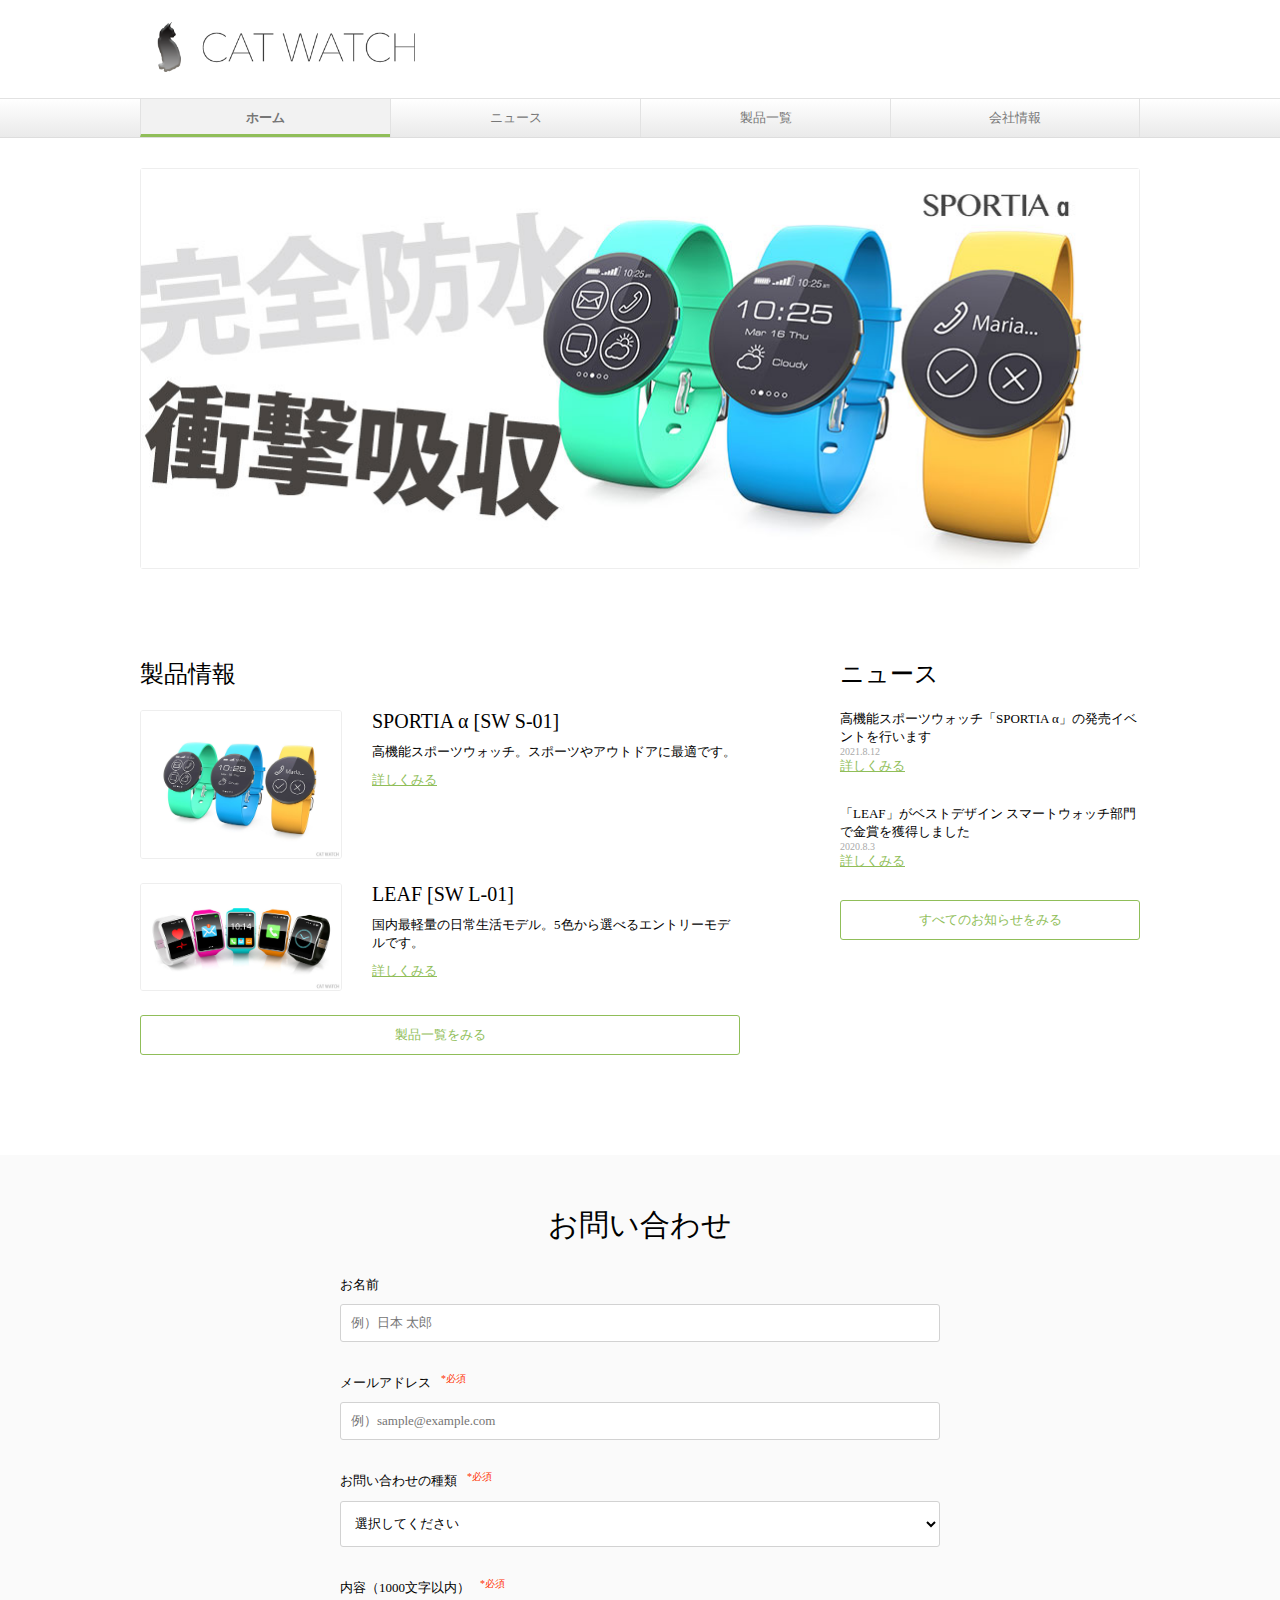
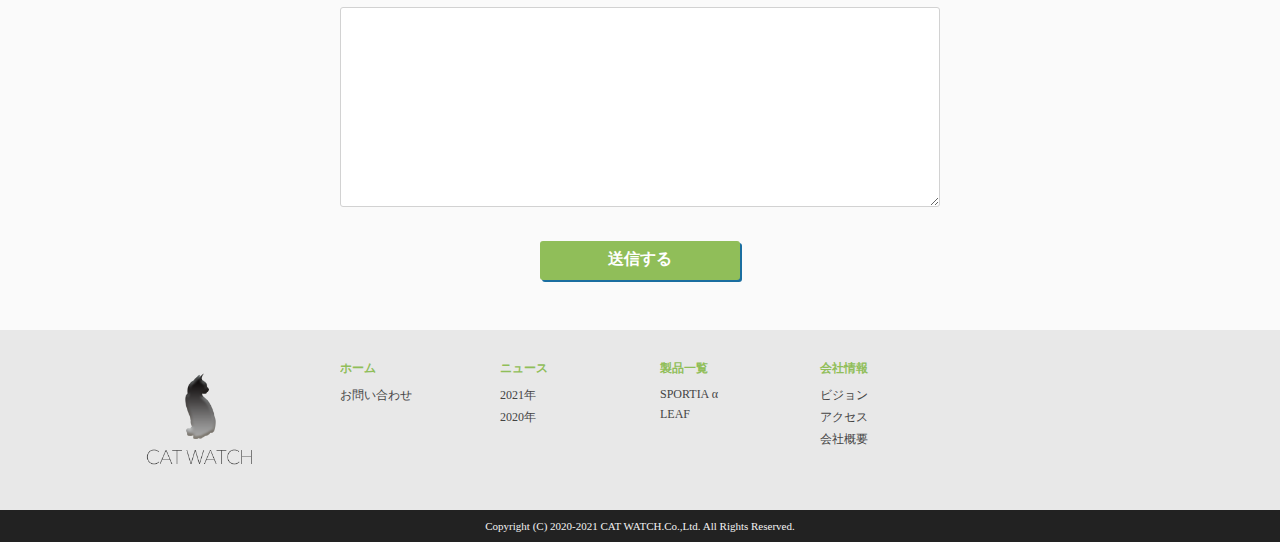
<file: index.html>
<!doctype html>
<html>
<head>
  <meta charset="UTF-8">
  <title>CAT WATCH - 国産スマートウォッチのパイオニア</title>
  <link rel="shortcut icon" type="image/x-icon" href="images/favicon.ico">
  <link rel="stylesheet" type="text/css" href="css/cssreset-min.css">
  <link rel="stylesheet" type="text/css" href="css/common.css">
  <link rel="stylesheet" type="text/css" href="css/index.css">
</head>
<body>
  <!-- 共通ヘッダー -->
  <header>
    <div class="headerContent">
      <h1 class="logo"><a href="index.html"><img src="images/logo.png" alt="株式会社 CAT WATCH"></a></h1>
    </div>
    <nav class="globalNavigation">
      <ul>
        <li class="current"><a href="index.html">ホーム</a></li>
        <li><a href="news.html">ニュース</a></li>
        <li><a href="product.html">製品一覧</a></li>
        <li><a href="company.html">会社情報</a></li>
      </ul>
    </nav>
    <div class="mainImage">
      <div class="imageScroll">
        <div><a href="product.html#sportia_a"><img src="images/mainImage_02.jpg" alt="SPORTIA α イメージ画像"></a></div>
      </div>
    </div>
  </header>
  <!-- おわり／共通ヘッダー -->
  <!-- メインコンテンツ -->
  <main>
    <section class="product">
      <h2>製品情報</h2>
      <ul class="productList">
        <li class="new">
          <div class="image">
            <img src="images/watch_s01.jpg" alt="高機能スポーツウォッチ [SW S-01]" class="border">
          </div>
          <div class="info">
            <h3>SPORTIA α [SW S-01]</h3>
            <p class="summary">高機能スポーツウォッチ。スポーツやアウトドアに最適です。</p>
            <p class="readMore"><a href="product.html">詳しくみる</a></p>
          </div>
        </li>
        <li>
          <div class="image">
            <img src="images/watch_l01.jpg" alt="ウォッチ [SW L-01]" class="border">
          </div>
          <div class="info">
            <h3>LEAF [SW L-01]</h3>
            <p class="summary">国内最軽量の日常生活モデル。5色から選べるエントリーモデルです。</p>
            <p class="readMore"><a href="product.html">詳しくみる</a></p>
          </div>
        </li>
      </ul>
      <p class="moreLink"><a href="product.html">製品一覧をみる</a></p>
    </section>
    <section class="news">
      <h2>ニュース</h2>
      <ul class="newsList">
        <li class="new">
          <h3>高機能スポーツウォッチ「SPORTIA α」の発売イベントを行います</h3>
          <p class="date">2021.8.12</p>
          <p class="readMore"><a href="news.html#news20210812">詳しくみる</a></p>
        </li>
        <li>
          <h3>「LEAF」がベストデザイン スマートウォッチ部門で金賞を獲得しました</h3>
          <p class="date">2020.8.3</p>
          <p class="readMore"><a href="news.html#news20200803">詳しくみる</a></p>
        </li>
      </ul>
      <p class="moreLink"><a href="news.html">すべてのお知らせをみる</a></p>
    </section>
  </main>
  <!-- おわり／メインコンテンツ -->
  <!-- 共通フッター -->
  <footer>
    <!-- お問い合わせフォーム -->
    <section class="contact" id="contact">
      <div class="inner">
        <h2>お問い合わせ</h2>
        <form action="">
          <dl>
            <dt>お名前</dt>
            <dd>
              <input type="text" placeholder="例）日本 太郎">
            </dd>
          </dl>
          <dl class="required">
            <dt>メールアドレス</dt>
            <dd>
              <input type="email" placeholder="例）sample@example.com" required>
            </dd>
          </dl>
          <dl class="required">
            <dt>お問い合わせの種類</dt>
            <dd>
              <select required>
                <option value="">選択してください</option>
                <option value="製品について">製品について</option>
                <option value="修理・交換">修理・交換</option>
                <option value="その他">その他</option>
              </select>
            </dd>
          </dl>
          <dl class="required">
            <dt>内容（1000文字以内）</dt>
            <dd>
              <textarea required></textarea>
            </dd>
          </dl>
          <div class="buttonArea">
            <button type="submit" class="button">送信する</button>
          </div>
        </form>
      </div>
    </section>
    <!-- おわり／お問い合わせフォーム -->
    <div class="siteLinks">
      <div class="inner">
        <div class="logo"><img src="images/logo_square.png" alt="株式会社 CAT WATCH"></div>
        <div class="linkList">
          <dl>
            <dt><a href="index.html">ホーム</a></dt>
            <dd><a href="index.html#contact">お問い合わせ</a></dd>
          </dl>
          <dl>
            <dt><a href="news.html">ニュース</a></dt>
            <dd><a href="news.html#2021">2021年</a></dd>
            <dd><a href="news.html#2020">2020年</a></dd>
          </dl>
          <dl>
            <dt><a href="product.html">製品一覧</a></dt>
            <dd><a href="product.html#sportia_a">SPORTIA α</a></dd>
            <dd><a href="product.html#leaf">LEAF</a></dd>
          </dl>
          <dl>
            <dt><a href="company.html">会社情報</a></dt>
            <dd><a href="company.html#vision">ビジョン</a></dd>
            <dd><a href="company.html#access">アクセス</a></dd>
            <dd><a href="company.html#detail">会社概要</a></dd>
          </dl>
        </div>
      </div>
    </div>
    <p><small class="copyright"> Copyright (C) 2020-2021 CAT WATCH.Co.,Ltd. All Rights Reserved.</small></p>
  </footer>
  <!-- おわり／共通フッター -->
</body>
</html>
</file>
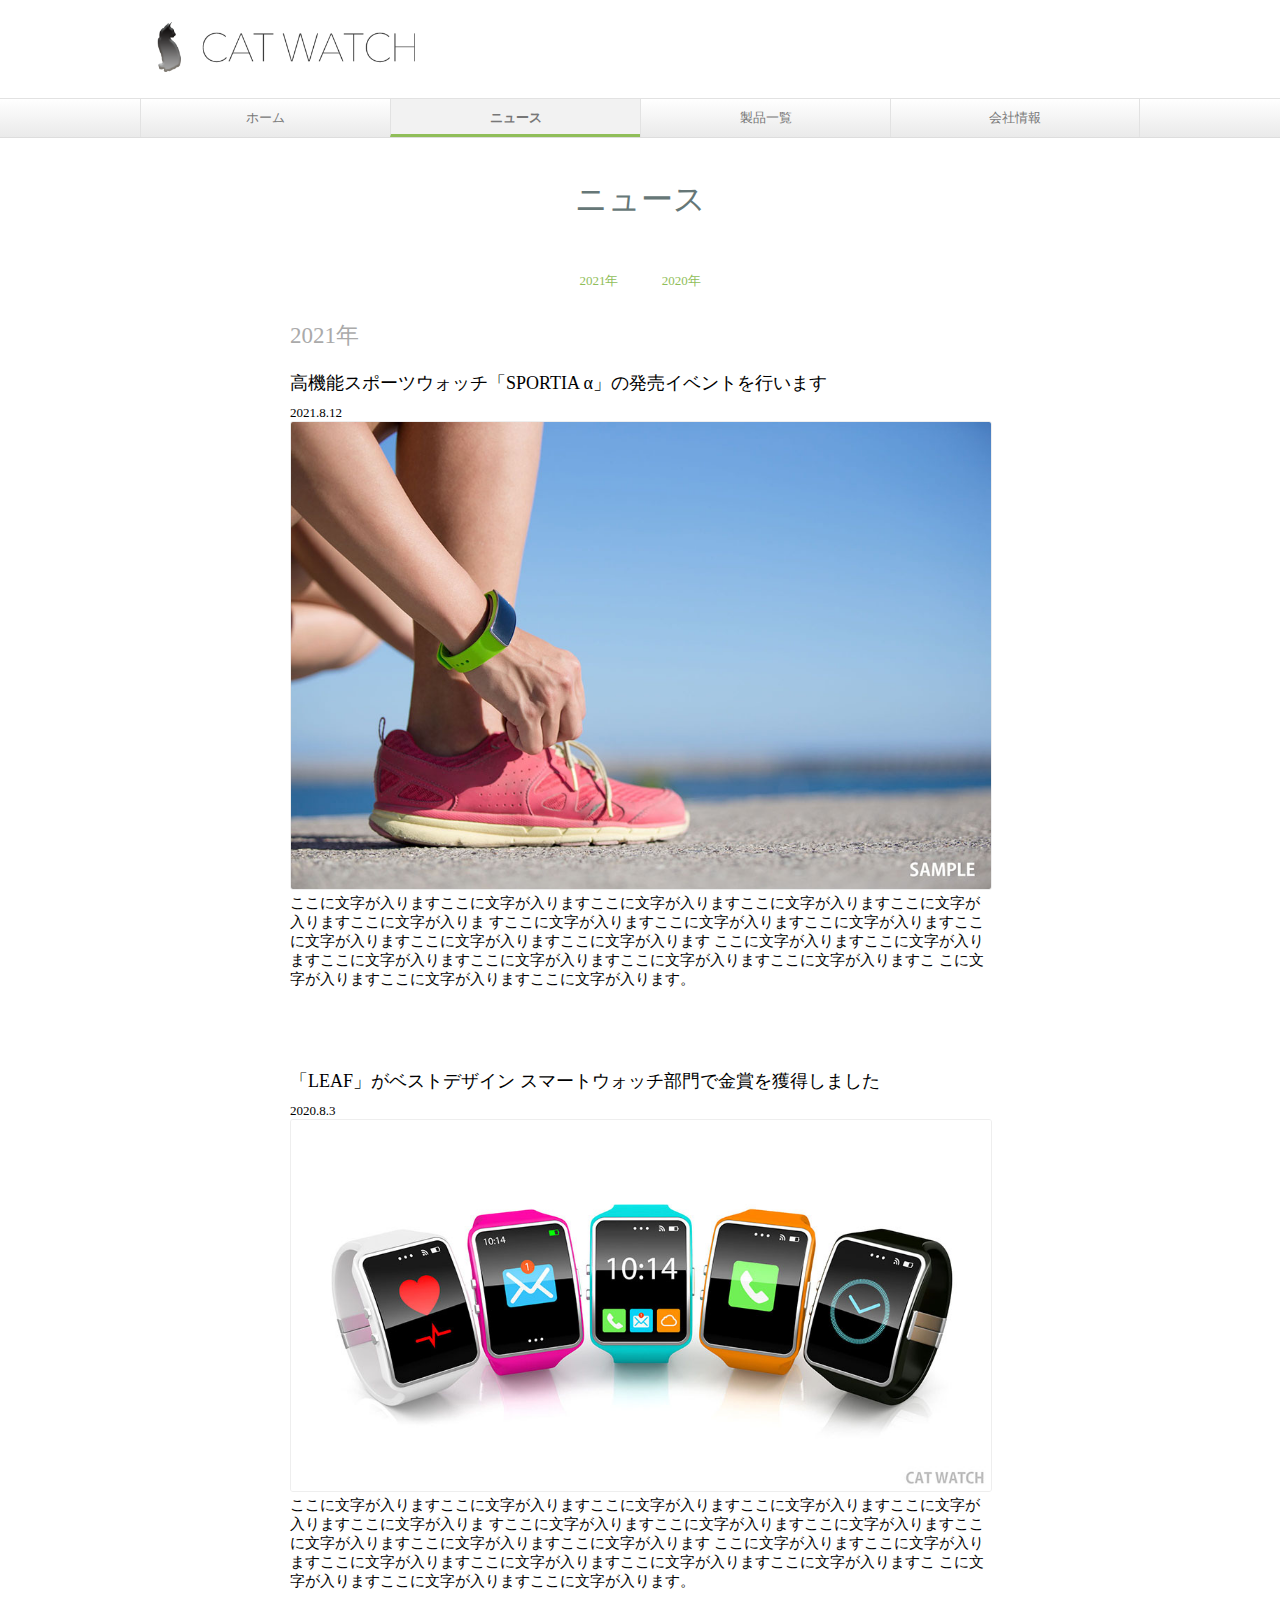
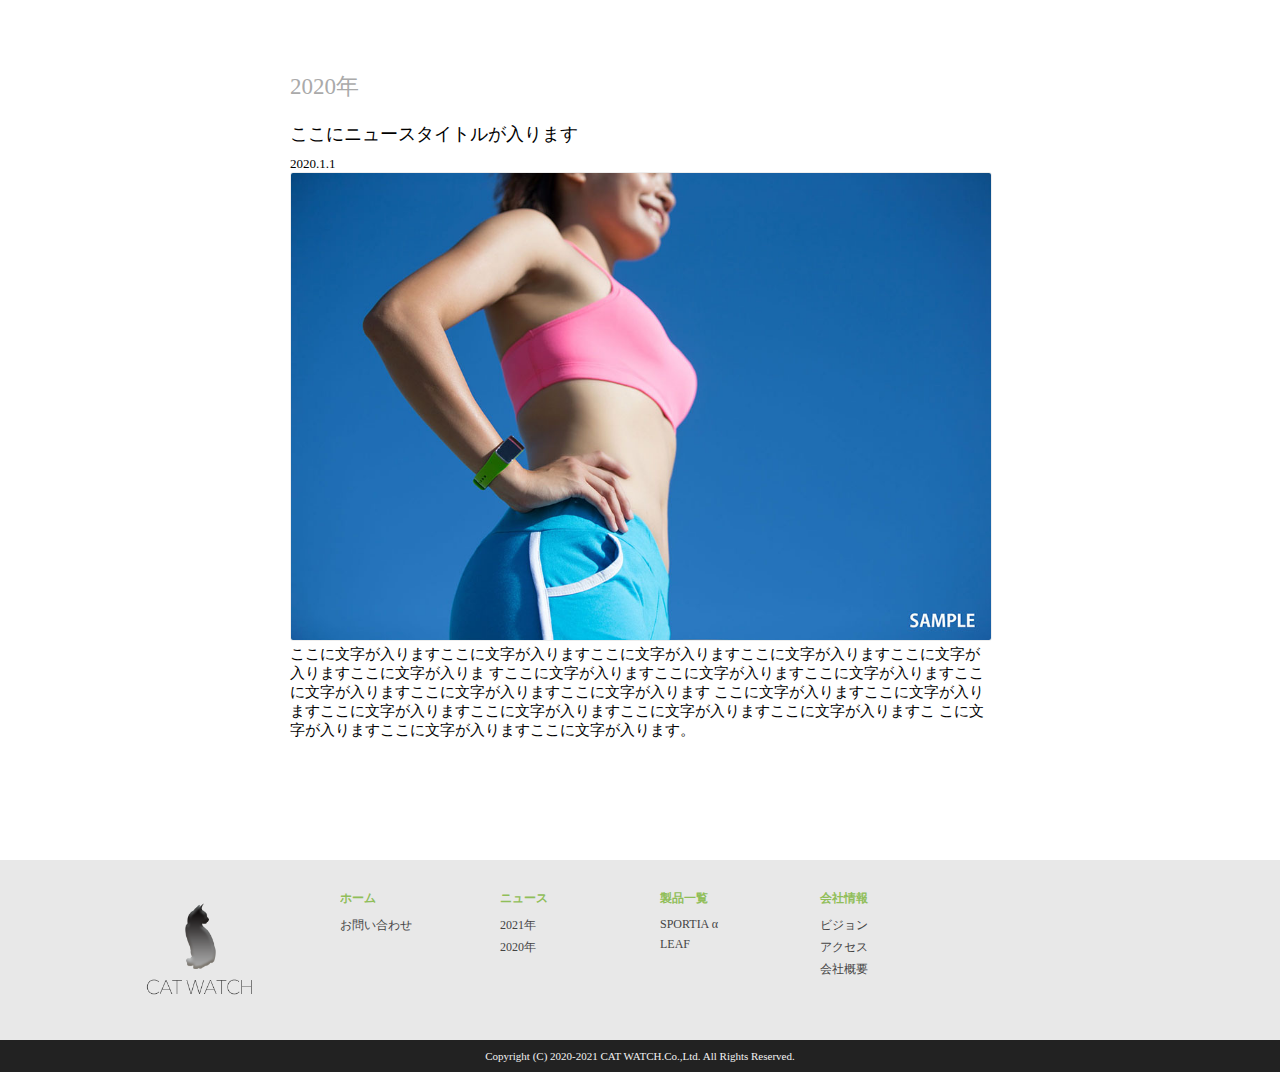
<file: news.html>
<!doctype html>
<html>
<head>
  <meta charset="UTF-8">
  <title>CAT WATCH - ニュース</title>
  <link rel="shortcut icon" type="image/x-icon" href="images/favicon.ico">
  <link rel="stylesheet" type="text/css" href="css/cssreset-min.css">
  <link rel="stylesheet" type="text/css" href="css/common.css">
  <link rel="stylesheet" type="text/css" href="css/page.css">
</head>
<body>
  <!-- 共通ヘッダー -->
  <header>
    <div class="headerContent">
      <div class="logo"><a href="index.html"><img src="images/logo.png" alt="株式会社 CAT WATCH"></a></div>
    </div>
    <nav class="globalNavigation">
      <ul>
        <li><a href="index.html">ホーム</a></li>
        <li class="current"><a href="news.html">ニュース</a></li>
        <li><a href="product.html">製品一覧</a></li>
        <li><a href="company.html">会社情報</a></li>
      </ul>
    </nav>
  </header>
  <!-- おわり／共通ヘッダー -->
  <!-- メインコンテンツ -->
  <main class="content thin news">
    <h1>ニュース</h1>
    <ul class="localNavigation">
      <li><a href="#2021">2021年</a></li>
      <li><a href="#2020">2020年</a></li>
    </ul>
    <p class="year" id="2021">2021年</p>
    <div class="newsList">
      <article id="news20210812_01">
        <h2>高機能スポーツウォッチ「SPORTIA α」の発売イベントを行います</h2>
        <p class="date">2021.8.12</p>
        <div class="summary">
          <div><img src="images/photo_01.jpg" alt="SPORTIA α を付けて運動する女性の写真" class="border"></div>
          <p>ここに文字が入りますここに文字が入りますここに文字が入りますここに文字が入りますここに文字が入りますここに文字が入りま  すここに文字が入りますここに文字が入りますここに文字が入りますここに文字が入りますここに文字が入りますここに文字が入ります  ここに文字が入りますここに文字が入りますここに文字が入りますここに文字が入りますここに文字が入りますここに文字が入りますこ  こに文字が入りますここに文字が入りますここに文字が入ります。</p>
        </div>
      </article>
      <article id="news20200803">
        <h2>「LEAF」がベストデザイン スマートウォッチ部門で金賞を獲得しました</h2>
        <p class="date">2020.8.3</p>
        <div class="summary">
          <div><img src="images/watch_l01.jpg" alt="LEAF イメージ画像" class="border"></div>
          <p>ここに文字が入りますここに文字が入りますここに文字が入りますここに文字が入りますここに文字が入りますここに文字が入りま  すここに文字が入りますここに文字が入りますここに文字が入りますここに文字が入りますここに文字が入りますここに文字が入ります  ここに文字が入りますここに文字が入りますここに文字が入りますここに文字が入りますここに文字が入りますここに文字が入りますこ  こに文字が入りますここに文字が入りますここに文字が入ります。</p>
        </div>
      </article>
    </div>
    <p class="year" id="2020">2020年</p>
    <div class="newsList">
      <article class="new" id="news20200101_01">
        <h2>ここにニュースタイトルが入ります</h2>
        <p class="date">2020.1.1</p>
        <div class="summary">
          <div><img src="images/photo_02.jpg" alt="SPORTIA α イメージ画像" class="border"></div>
          <p>ここに文字が入りますここに文字が入りますここに文字が入りますここに文字が入りますここに文字が入りますここに文字が入りま  すここに文字が入りますここに文字が入りますここに文字が入りますここに文字が入りますここに文字が入りますここに文字が入ります  ここに文字が入りますここに文字が入りますここに文字が入りますここに文字が入りますここに文字が入りますここに文字が入りますこ  こに文字が入りますここに文字が入りますここに文字が入ります。</p>
        </div>
      </article>
    </div>
  </main>
  <!-- おわり／メインコンテンツ -->
  <!-- 共通フッター -->
  <footer>
    <div class="siteLinks">
      <div class="inner">
        <div class="logo"><img src="images/logo_square.png" alt="株式会社 CAT WATCH"></div>
        <div class="linkList">
          <dl>
            <dt><a href="index.html">ホーム</a></dt>
            <dd><a href="index.html#contact">お問い合わせ</a></dd>
          </dl>
          <dl>
            <dt><a href="news.html">ニュース</a></dt>
            <dd><a href="news.html#2021">2021年</a></dd>
            <dd><a href="news.html#2020">2020年</a></dd>
          </dl>
          <dl>
            <dt><a href="product.html">製品一覧</a></dt>
            <dd><a href="product.html#sportia_a">SPORTIA α</a></dd>
            <dd><a href="product.html#leaf">LEAF</a></dd>
          </dl>
          <dl>
            <dt><a href="company.html">会社情報</a></dt>
            <dd><a href="company.html#vision">ビジョン</a></dd>
            <dd><a href="company.html#access">アクセス</a></dd>
            <dd><a href="company.html#detail">会社概要</a></dd>
          </dl>
        </div>
      </div>
    </div>
    <p><small class="copyright"> Copyright (C) 2020-2021 CAT WATCH.Co.,Ltd. All Rights Reserved.</small></p>
  </footer>
  <!-- おわり／共通フッター -->
</body>
</html>
</file>
<file: css/common.css>
@charset "UTF-8";

/***************
  common共通
****************/

body {
  font-size: 13px;
}

a:link,
a:visited {
  color:#90BE59;
}

img.border {
  border: 1px solid #eee;
  border-radius: 3px;
}

/***************
  header
****************/

/* headerContent */

header .headerContent {
  margin: 0 auto;
  padding: 10px 0;
  width: 1000px;
}

header .headerContent .logo img {
  width: 300px;
}

/* globalNavigation */

header nav.globalNavigation {
  background: linear-gradient(to bottom,  #ffffff 0%,#eaeaea 99%);
  border-bottom: 1px solid #ddd;
  border-top: 1px solid #e2e2e2;
}

header nav.globalNavigation ul {
  margin: 0 auto;
  overflow: hidden;
  width: 1000px;
}

header nav.globalNavigation ul li {
  border-left: 1px solid #e2e2e2;
  float: left;
  width: 249px;
}

header nav.globalNavigation ul li:last-child {
  border-right: 1px solid #e2e2e2;
  width: 248px;
}

header nav.globalNavigation ul li a {
  color: #777;
  display: block;
  padding: 10px 30px;
  text-align: center;
  text-decoration: none;
}

header nav.globalNavigation ul li a:hover {
  background: #f8f8f8;
}

header nav.globalNavigation ul li.current {
  background: #f2f2f2;
  border-bottom: 3px solid #90BE59;
  font-weight: bold;
}

header nav.globalNavigation ul li.current a {
  background: none;
  margin-bottom: -3px;
}

/* mainImage */

header .mainImage {
  height: 440px;
  margin: 30px auto 50px;
  width: 1000px;
}

header .mainImage .imageScroll {
  border: 1px solid #eee;
  border-radius: 3px;
}

header .mainImage img {
  display: block;
  margin: 0 auto;
  max-height: 400px;
  max-width: 100%;
}

/***************
  footer
****************/

/* footerNavigation */

footer .siteLinks {
  background: #e8e8e8;
  padding: 30px;
}

footer .siteLinks .inner {
  margin: 0 auto;
  overflow: hidden;
  width: 1000px;
}

footer .siteLinks .logo {
  float: left;
  width: 200px;
}

footer .siteLinks .linkList {
  overflow: hidden;
}

footer .siteLinks .logo img {
  display: block;
  width: 120px;
}

footer .siteLinks .linkList dl {
  float: left;
  font-size: 12px;
  width: 160px;
}

footer .siteLinks .linkList dl dt {
  font-weight: bold;
  margin-bottom: 10px;
}

footer .siteLinks .linkList dl dt a {
  text-decoration: none;
}

footer .siteLinks .linkList dl dd {
  margin-bottom: 5px;
}

footer .siteLinks .linkList dl dd a {
  color:#444;
  text-decoration: none;
}

footer small {
  background: #222;
  color: #f2f2f2;
  display: block;
  font-size: 11px;
  padding: 10px 0;
  text-align: center;
}
</file>
<file: css/index.css>
@charset "UTF-8";

/***************
  main
****************/

main {
  margin: 0 auto 100px;
  overflow: hidden;
  width: 1000px;
}

.moreLink a {
  border: 1px solid;
  border-radius: 3px;
  color: #90BE59;
  display: block;
  padding: 10px;
  text-align: center;
  text-decoration: none;
}

h2 {
  font-size: 24px;
  margin-bottom: 20px;
}

/* product */

.product {
  float: left;
  width: 600px;
}

.product .productList li {
  overflow: hidden;
  margin-bottom: 20px;
}

.product .productList li .image {
  float: left;
  margin-right: 30px;
}

.product .productList li .image img {
  width: 200px;
}

.product .productList li .info h3 {
  font-size: 20px;
  margin-bottom: 10px;
}

.product .productList li .info .summary {
  margin-bottom: 10px;
}

/* news */

.news {
  float: right;
  width: 300px;
}

.news .newsList li {
  margin-bottom: 30px;
}

.news .newsList li .date {
  color: #aaa;
  font-size: 10px;
}

/* contact */

.contact {
  background: #fafafa;
  padding: 50px 0;
}

.contact h2 {
  font-size: 30px;
  text-align: center;
}

.contact form {
  margin: 30px auto 0;
  width: 600px;
}

.contact form dl {
  margin-bottom: 30px;
}

.contact form dl dt {
  font-size: 13px;
  margin-bottom: 10px;
}

.contact form dl.required dt:after {
  color: #f30;
  content: "*必須";
  font-size: 10px;
  margin-left: 10px;
  vertical-align: super;
}

.contact form dl dd input,
.contact form dl dd textarea,
.contact form dl dd select {
  box-sizing: border-box; 
  border: 1px solid #d2d2d2;
  border-radius: 3px;
  padding: 10px;
  width: 100%;
}

.contact form dl dd textarea {
  height: 200px;
}

.contact form dl dd select {
  background: #fff;
  height: 46px;
}

.contact form .buttonArea {
  text-align: center;
}

.contact form .buttonArea button {
  background-color: #90BE59;
  border: none;
  border-radius: 3px;
  box-shadow: 2px 2px #1a6ea0;
  color: #fff;
  font-size: 16px;
  font-weight: bold;
  padding: 8px 0 10px;
  text-decoration: none;
  width: 200px;
}
</file>
<file: css/page.css>
@charset "UTF-8";

/***************
  common共通
****************/

main {
  margin: 0 auto;
  padding: 40px 0;
  width: 1000px;
}

main.thin {
  width: 700px;
}

main h1 {
  color: #677;
  font-size: 32px;
  margin-bottom: 50px;
  text-align: center;
}

/* localNavigation */

.localNavigation {
  margin-bottom: 30px;
  text-align: center;
}

.localNavigation li {
  display: inline-block;
  margin: 0 20px;
}

.localNavigation li a {
  text-decoration: none;
}

/***************
  news page
****************/

.news .year {
  font-size: 23px;
  margin-bottom: 20px;
  color: #aaa;
}

.news .newsList article {
  margin-bottom: 80px;
}

.news .newsList article h2 {
  font-size: 18px;
  margin-bottom: 10px;
}

.news .newsList article .summary p {
  font-size: 15px;
  margin-bottom: 1em;
}

.news .newsList article .summary img {
  width: 100%;
}
</file>
<file: css/cssreset-min.css>
@charset "UTF-8";

/*
YUI 3.18.1 (build f7e7bcb)
Copyright 2014 Yahoo! Inc. All rights reserved.
Licensed under the BSD License.
http://yuilibrary.com/license/
*/

html{color:#000;background:#FFF}body,div,dl,dt,dd,ul,ol,li,h1,h2,h3,h4,h5,h6,pre,code,form,fieldset,legend,input,textarea,p,blockquote,th,td{margin:0;padding:0}table{border-collapse:collapse;border-spacing:0}fieldset,img{border:0}address,caption,cite,code,dfn,em,strong,th,var{font-style:normal;font-weight:normal}ol,ul{list-style:none}caption,th{text-align:left}h1,h2,h3,h4,h5,h6{font-size:100%;font-weight:normal}q:before,q:after{content:''}abbr,acronym{border:0;font-variant:normal}sup{vertical-align:text-top}sub{vertical-align:text-bottom}input,textarea,select{font-family:inherit;font-size:inherit;font-weight:inherit;*font-size:100%}legend{color:#000}#yui3-css-stamp.cssreset{display:none}
</file>
